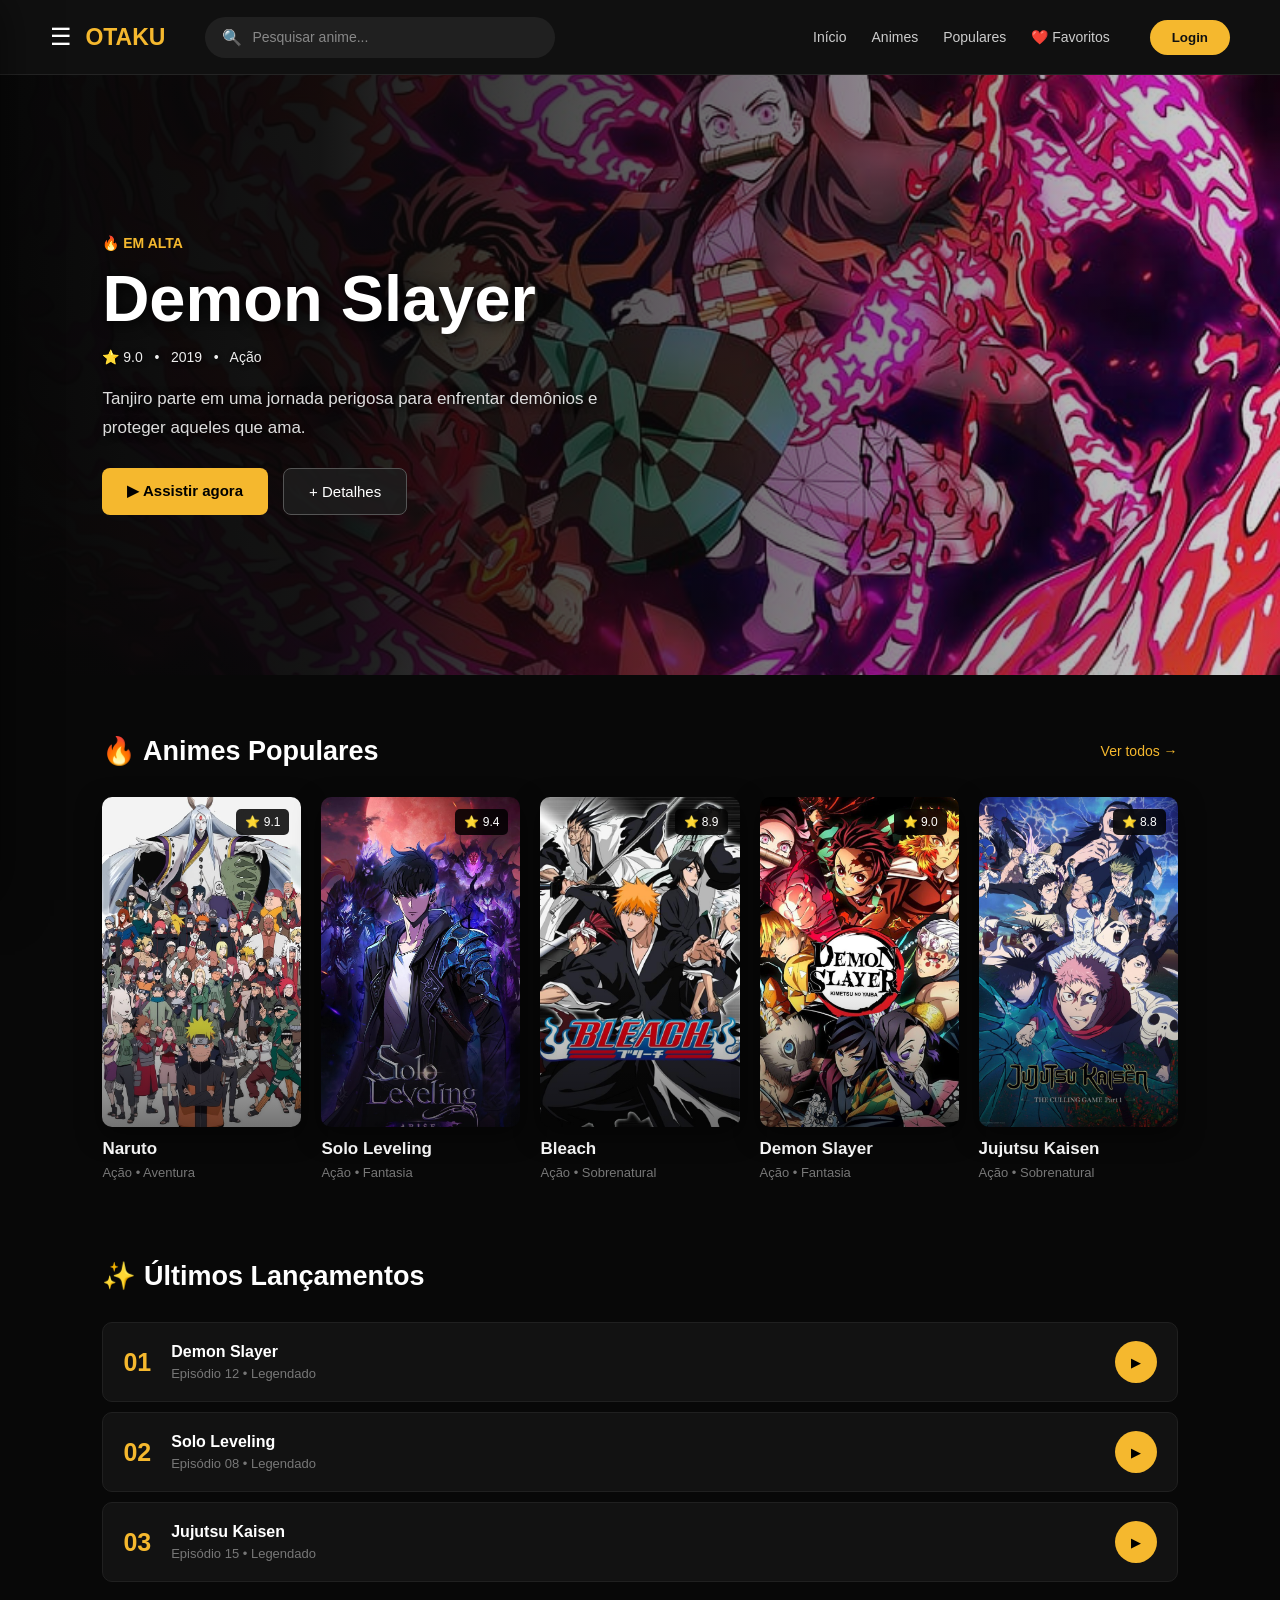
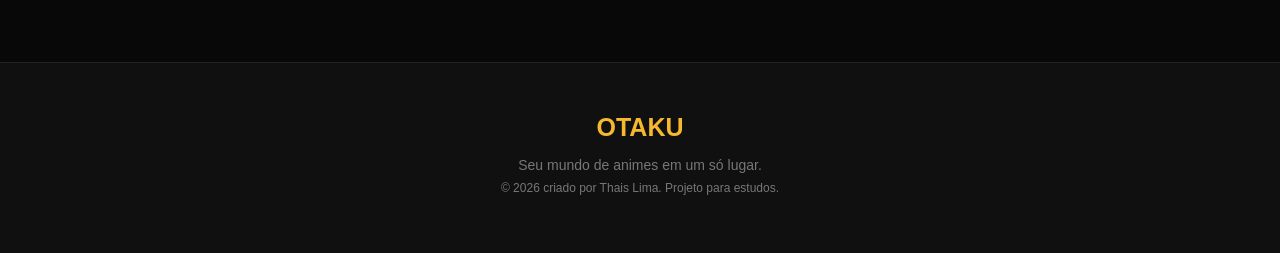
<file: index.html>
<!DOCTYPE html>
<html lang="pt-br">

<head>
    <meta charset="UTF-8">
    <meta name="viewport" content="width=device-width, initial-scale=1.0">

    <title>Otaku - Animes</title>

    <link rel="stylesheet" href="style.css">
</head>

<body>

    <!-- MENU -->

    <header class="menu">

        <div class="logo">
            <button class="botao-menu-lateral" id="abrirMenuLateral" type="button" aria-label="Abrir menu">☰</button>
            <span>OTAKU</span>
        </div>


        <div class="pesquisa">

            🔍

            <input
                type="text"
                placeholder="Pesquisar anime..."
            >

        </div>


        <nav>

            <a href="index.html">
                Início
            </a>

            <a href="#populares">
                Animes
            </a>

            <a href="#populares">
                Populares
            </a>

            <a href="favoritos.html">
                ❤️ Favoritos
            </a>

        </nav>


        <!-- ÁREA DO USUÁRIO -->

        <div class="area-usuario">

            <!-- APARECE SE NÃO ESTIVER LOGADO -->

            <button
                class="login"
                id="botaoLogin"
            >
                Login
            </button>


            <!-- APARECE QUANDO ESTIVER LOGADO -->

            <div
                class="usuario-logado"
                id="usuarioLogado"
            >

                <button
                    class="botao-usuario"
                    id="botaoUsuario"
                >

                    👤

                    <span id="nomeUsuario">
                        Usuário
                    </span>

                    ▾

                </button>


                <!-- MENU QUE ABRE -->

                <div
                    class="menu-usuario"
                    id="menuUsuario"
                >

                    <div class="menu-usuario-topo">

                        <strong id="nomeMenu">
                            Usuário
                        </strong>

                        <span id="emailMenu">
                            email@email.com
                        </span>

                    </div>


                    <a href="favoritos.html">
                        ❤️ Meus Favoritos
                    </a>


                    <button id="botaoSair">
                        🚪 Sair
                    </button>

                </div>

            </div>

        </div>

    </header>

    <!-- MENU LATERAL -->
    <div class="menu-overlay" id="menuOverlay"></div>

    <aside class="menu-lateral" id="menuLateral" aria-hidden="true">
        <div class="menu-lateral-topo">
            <div class="menu-lateral-logo">OTAKU</div>
            <button class="fechar-menu-lateral" id="fecharMenuLateral" type="button" aria-label="Fechar menu">✕</button>
        </div>

        <nav class="menu-lateral-links">
            <a href="index.html">🏠 Início</a>
            <a href="#populares">🎌 Animes</a>
            <a href="#populares">🔥 Populares</a>
            <a href="favoritos.html">❤️ Favoritos</a>
            <a href="#continueAssistindo">▶ Continue assistindo</a>
            <a href="login.html" id="linkContaLateral">👤 Login</a>
        </nav>
    </aside>


    <!-- CONTEÚDO -->

    <main>


        <!-- BANNER -->

        <section class="banner">

            <div class="banner-texto">

                <div class="em-alta">
                    🔥 EM ALTA
                </div>

                <h1>
                    Demon Slayer
                </h1>


                <div class="informacoes">

                    ⭐ 9.0
                    &nbsp; • &nbsp;
                    2019
                    &nbsp; • &nbsp;
                    Ação

                </div>


                <p>
                    Tanjiro parte em uma jornada perigosa
                    para enfrentar demônios e proteger
                    aqueles que ama.
                </p>


                <div class="botoes">

                    <button class="assistir">
                        ▶ Assistir agora
                    </button>

                    <button class="detalhes">
                        + Detalhes
                    </button>

                </div>

            </div>

        </section>
        <!-- CONTINUE ASSISTINDO -->
        <section class="continue-assistindo" id="continueAssistindo">
            <div class="titulo-secao">
                <h2>▶ Continue assistindo</h2>
            </div>
            <div class="continue-lista" id="continueLista"></div>
        </section>

        <!-- POPULARES -->

        <section
            class="populares"
            id="populares"
        >

            <div class="titulo-secao">

                <h2>
                    🔥 Animes Populares
                </h2>

                <a href="#populares">
                    Ver todos →
                </a>

            </div>


            <div class="cards">


                <!-- NARUTO -->

                <div class="card" data-anime="naruto" role="link" tabindex="0">

                    <div class="imagem-card card1">

                        <span class="nota">
                            ⭐ 9.1
                        </span>

                    </div>

                    <h3>Naruto</h3>

                    <p>
                        Ação • Aventura
                    </p>

                </div>


                <!-- SOLO LEVELING -->

                <div class="card" data-anime="solo-leveling" role="link" tabindex="0">

                    <div class="imagem-card card2">

                        <span class="nota">
                            ⭐ 9.4
                        </span>

                    </div>

                    <h3>
                        Solo Leveling
                    </h3>

                    <p>
                        Ação • Fantasia
                    </p>

                </div>


                <!-- BLEACH -->

                <div class="card" data-anime="bleach" role="link" tabindex="0">

                    <div class="imagem-card card3">

                        <span class="nota">
                            ⭐ 8.9
                        </span>

                    </div>

                    <h3>Bleach</h3>

                    <p>
                        Ação • Sobrenatural
                    </p>

                </div>


                <!-- DEMON SLAYER -->

                <div class="card" data-anime="demon-slayer" role="link" tabindex="0">

                    <div class="imagem-card card4">

                        <span class="nota">
                            ⭐ 9.0
                        </span>

                    </div>

                    <h3>
                        Demon Slayer
                    </h3>

                    <p>
                        Ação • Fantasia
                    </p>

                </div>


                <!-- JUJUTSU -->

                <div class="card" data-anime="jujutsu-kaisen" role="link" tabindex="0">

                    <div class="imagem-card card5">

                        <span class="nota">
                            ⭐ 8.8
                        </span>

                    </div>

                    <h3>
                        Jujutsu Kaisen
                    </h3>

                    <p>
                        Ação • Sobrenatural
                    </p>

                </div>

            </div>

        </section>


        <!-- LANÇAMENTOS -->

        <section class="lancamentos">

            <div class="titulo-secao">

                <h2>
                    ✨ Últimos Lançamentos
                </h2>

            </div>


            <div class="episodios">


                <div class="episodio">

                    <div class="numero">
                        01
                    </div>

                    <div>

                        <h3>
                            Demon Slayer
                        </h3>

                        <p>
                            Episódio 12 • Legendado
                        </p>

                    </div>

                    <button>▶</button>

                </div>


                <div class="episodio">

                    <div class="numero">
                        02
                    </div>

                    <div>

                        <h3>
                            Solo Leveling
                        </h3>

                        <p>
                            Episódio 08 • Legendado
                        </p>

                    </div>

                    <button>▶</button>

                </div>


                <div class="episodio">

                    <div class="numero">
                        03
                    </div>

                    <div>

                        <h3>
                            Jujutsu Kaisen
                        </h3>

                        <p>
                            Episódio 15 • Legendado
                        </p>

                    </div>

                    <button>▶</button>

                </div>

            </div>

        </section>

    </main>


    <!-- RODAPÉ -->

    <footer>

        <div class="footer-logo">
            OTAKU
        </div>

        <p>
            Seu mundo de animes em um só lugar.
        </p>

        <p class="copyright">
            © 2026 criado por Thais Lima. Projeto para estudos.
        </p>

    </footer>


    <script src="script.js"></script>

</body>

</html>
</file>
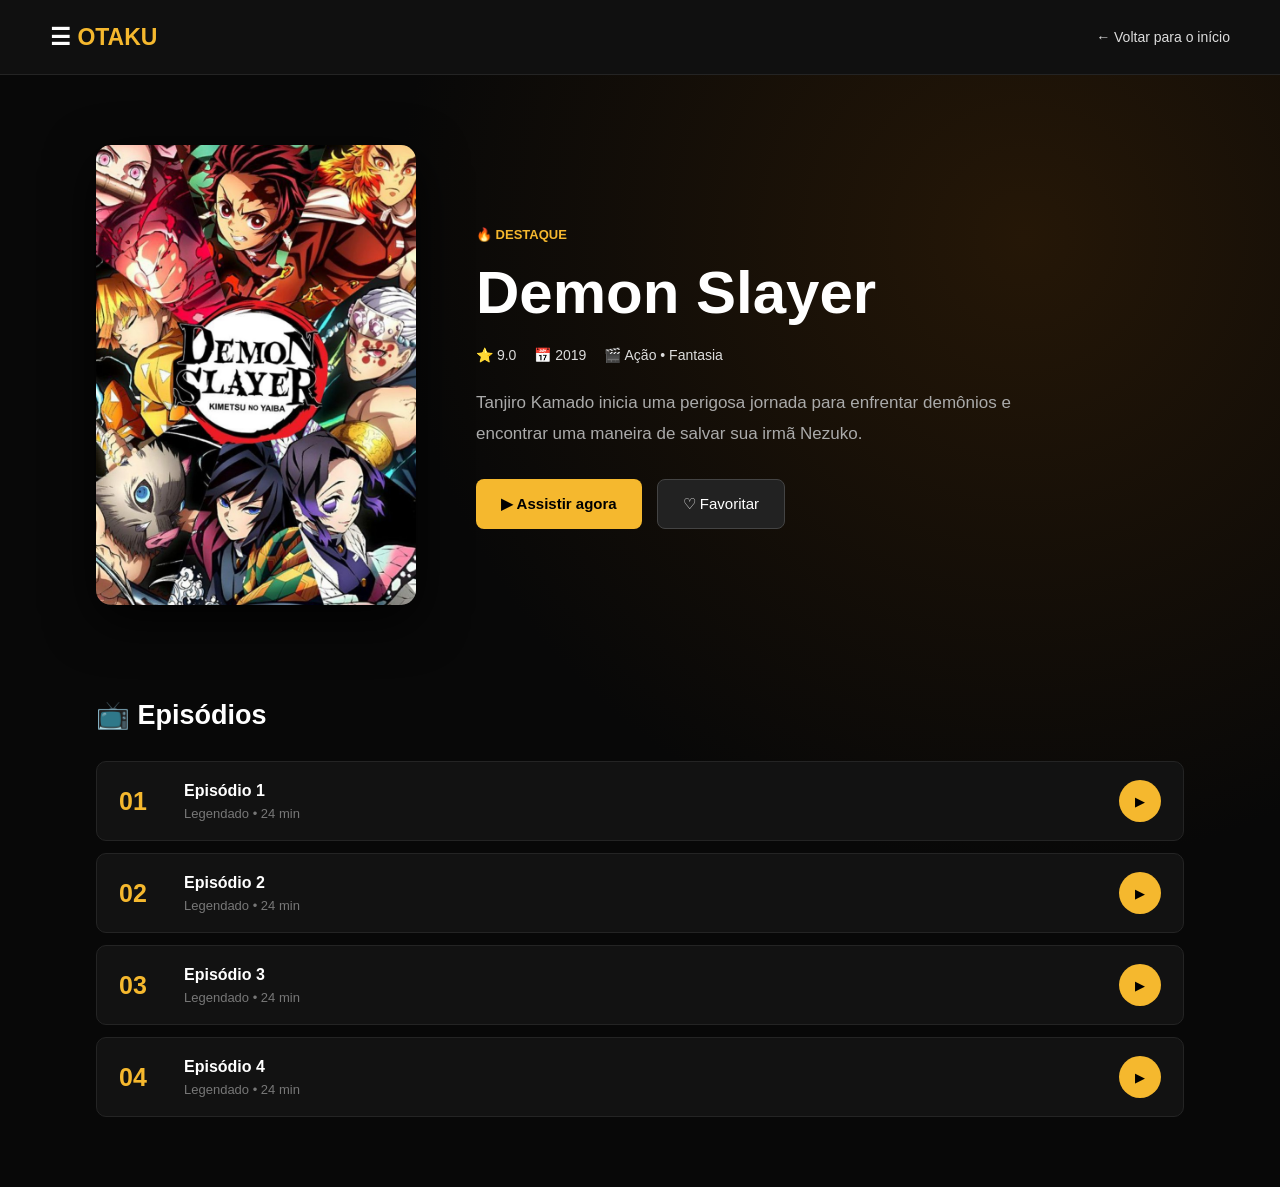
<file: anime.html>
<!DOCTYPE html>
<html lang="pt-br">

<head>
    <meta charset="UTF-8">

    <meta name="viewport"
          content="width=device-width, initial-scale=1.0">

    <title>Detalhes do Anime | Otaku</title>

    <link rel="stylesheet" href="style.css">
</head>

<body class="pagina-anime">


    <!-- MENU -->

    <header class="menu">

        <div class="logo">
            ☰ <span>OTAKU</span>
        </div>

        <div class="voltar-home">
            <a href="index.html">
                ← Voltar para o início
            </a>
        </div>

    </header>



    <!-- CONTEÚDO DO ANIME -->

    <main class="detalhes-anime">


        <section class="anime-principal">


            <!-- CAPA -->

            <div class="anime-capa">

                <img
                    id="animeImagem"
                    src="imagens/demon-slayer.jpg"
                    alt="Capa do anime"
                >

            </div>



            <!-- INFORMAÇÕES -->

            <div class="anime-info">

                <span class="anime-destaque">
                    🔥 DESTAQUE
                </span>


                <h1 id="animeNome">
                    Demon Slayer
                </h1>


                <div class="anime-dados">

                    <span id="animeNota">
                        ⭐ 9.0
                    </span>

                    <span id="animeAno">
                        📅 2019
                    </span>

                    <span id="animeGenero">
                        🎬 Ação • Fantasia
                    </span>

                </div>


                <p id="animeDescricao">

                    Tanjiro Kamado inicia uma perigosa
                    jornada depois que sua família é
                    atacada por demônios.

                </p>


                <div class="anime-botoes">

                    <button
                        class="assistir-anime"
                        id="assistirAnime"
                    >
                        ▶ Assistir agora
                    </button>


                    <button
                        class="favorito"
                        id="favorito"
                    >
                        ♡ Favoritar
                    </button>

                </div>


            </div>

        </section>



        <!-- EPISÓDIOS -->

        <section class="lista-episodios">

            <div class="titulo-secao">

                <h2>
                    📺 Episódios
                </h2>

            </div>


            <div class="episodios-anime">


                <div class="episodio-anime">

                    <div class="episodio-numero">
                        01
                    </div>

                    <div class="episodio-info">

                        <h3>
                            Episódio 1
                        </h3>

                        <p>
                            Legendado • 24 min
                        </p>

                    </div>

                    <button class="play-episodio">
                        ▶
                    </button>

                </div>



                <div class="episodio-anime">

                    <div class="episodio-numero">
                        02
                    </div>

                    <div class="episodio-info">

                        <h3>
                            Episódio 2
                        </h3>

                        <p>
                            Legendado • 24 min
                        </p>

                    </div>

                    <button class="play-episodio">
                        ▶
                    </button>

                </div>



                <div class="episodio-anime">

                    <div class="episodio-numero">
                        03
                    </div>

                    <div class="episodio-info">

                        <h3>
                            Episódio 3
                        </h3>

                        <p>
                            Legendado • 24 min
                        </p>

                    </div>

                    <button class="play-episodio">
                        ▶
                    </button>

                </div>



                <div class="episodio-anime">

                    <div class="episodio-numero">
                        04
                    </div>

                    <div class="episodio-info">

                        <h3>
                            Episódio 4
                        </h3>

                        <p>
                            Legendado • 24 min
                        </p>

                    </div>

                    <button class="play-episodio">
                        ▶
                    </button>

                </div>


            </div>

        </section>


    </main>


    <script src="anime.js"></script>

</body>

</html>
</file>
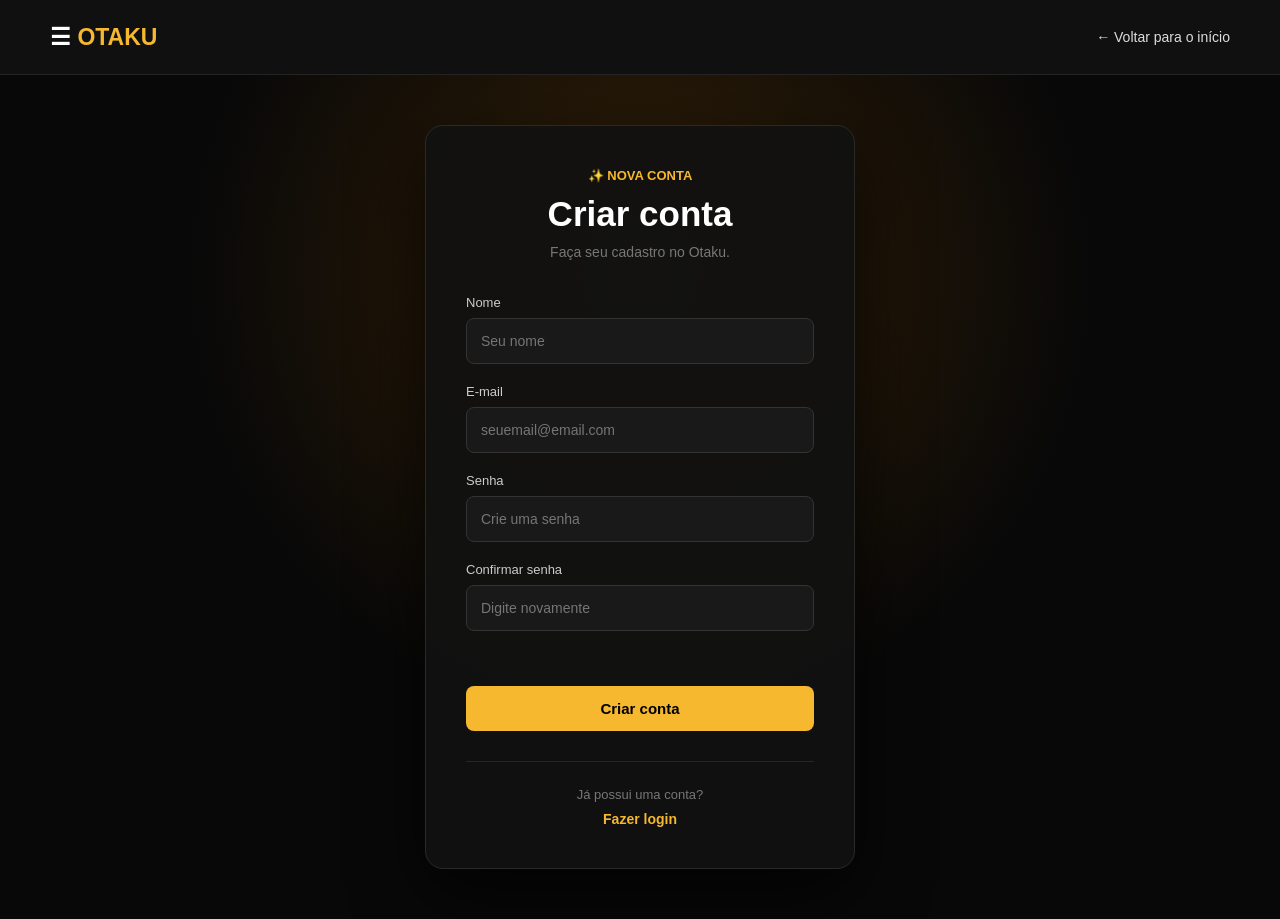
<file: cadastro.html>
<!DOCTYPE html>
<html lang="pt-br">

<head>
    <meta charset="UTF-8">
    <meta name="viewport" content="width=device-width, initial-scale=1.0">

    <title>Criar conta | Otaku</title>

    <link rel="stylesheet" href="style.css">
</head>

<body class="pagina-login">

    <header class="menu">

        <div class="logo">
            ☰ <span>OTAKU</span>
        </div>

        <div class="voltar-home">

            <a href="index.html">
                ← Voltar para o início
            </a>

        </div>

    </header>


    <main class="login-container">

        <div class="login-caixa">

            <div class="login-topo">

                <span>
                    ✨ NOVA CONTA
                </span>

                <h1>Criar conta</h1>

                <p>
                    Faça seu cadastro no Otaku.
                </p>

            </div>


            <form id="formCadastro">


                <div class="campo-login">

                    <label for="cadastroNome">
                        Nome
                    </label>

                    <input
                        type="text"
                        id="cadastroNome"
                        placeholder="Seu nome"
                        required
                    >

                </div>


                <div class="campo-login">

                    <label for="cadastroEmail">
                        E-mail
                    </label>

                    <input
                        type="email"
                        id="cadastroEmail"
                        placeholder="seuemail@email.com"
                        required
                    >

                </div>


                <div class="campo-login">

                    <label for="cadastroSenha">
                        Senha
                    </label>

                    <input
                        type="password"
                        id="cadastroSenha"
                        placeholder="Crie uma senha"
                        minlength="4"
                        required
                    >

                </div>


                <div class="campo-login">

                    <label for="confirmarSenha">
                        Confirmar senha
                    </label>

                    <input
                        type="password"
                        id="confirmarSenha"
                        placeholder="Digite novamente"
                        minlength="4"
                        required
                    >

                </div>


                <p
                    class="mensagem-login"
                    id="mensagemCadastro">
                </p>


                <button
                    type="submit"
                    class="botao-entrar"
                >
                    Criar conta
                </button>

            </form>


            <div class="ir-cadastro">

                <p>
                    Já possui uma conta?
                </p>

                <a href="login.html">
                    Fazer login
                </a>

            </div>

        </div>

    </main>


    <script src="cadastro.js"></script>

</body>

</html>
</file>
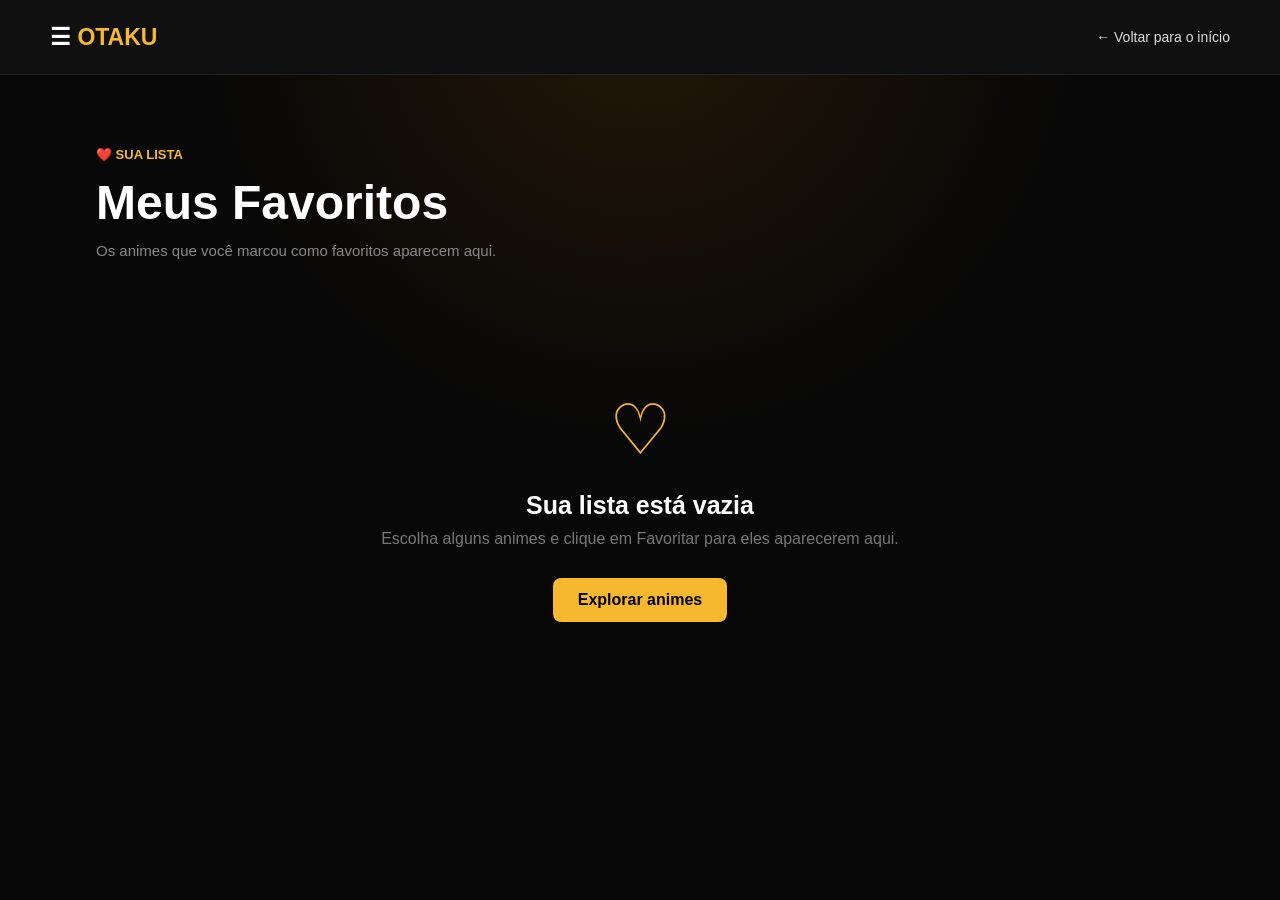
<file: favoritos.html>
<!DOCTYPE html>
<html lang="pt-br">

<head>
    <meta charset="UTF-8">

    <meta name="viewport"
          content="width=device-width, initial-scale=1.0">

    <title>Meus Favoritos | Otaku</title>

    <link rel="stylesheet" href="style.css">
</head>

<body class="pagina-favoritos">

    <!-- MENU -->

    <header class="menu">

        <div class="logo">
            ☰ <span>OTAKU</span>
        </div>

        <div class="voltar-home">

            <a href="index.html">
                ← Voltar para o início
            </a>

        </div>

    </header>


    <!-- CONTEÚDO -->

    <main class="favoritos-container">

        <div class="favoritos-cabecalho">

            <span>❤️ SUA LISTA</span>

            <h1>Meus Favoritos</h1>

            <p>
                Os animes que você marcou como favoritos
                aparecem aqui.
            </p>

        </div>


        <!-- JAVASCRIPT COLOCA OS CARDS AQUI -->

        <div
            class="favoritos-grid"
            id="listaFavoritos">
        </div>


        <!-- APARECE SE NÃO TIVER FAVORITOS -->

        <div
            class="favoritos-vazio"
            id="favoritosVazio">

            <div class="coracao-vazio">
                ♡
            </div>

            <h2>
                Sua lista está vazia
            </h2>

            <p>
                Escolha alguns animes e clique em
                Favoritar para eles aparecerem aqui.
            </p>

            <a href="index.html">
                Explorar animes
            </a>

        </div>

    </main>


    <script src="favoritos.js"></script>

</body>

</html>
</file>
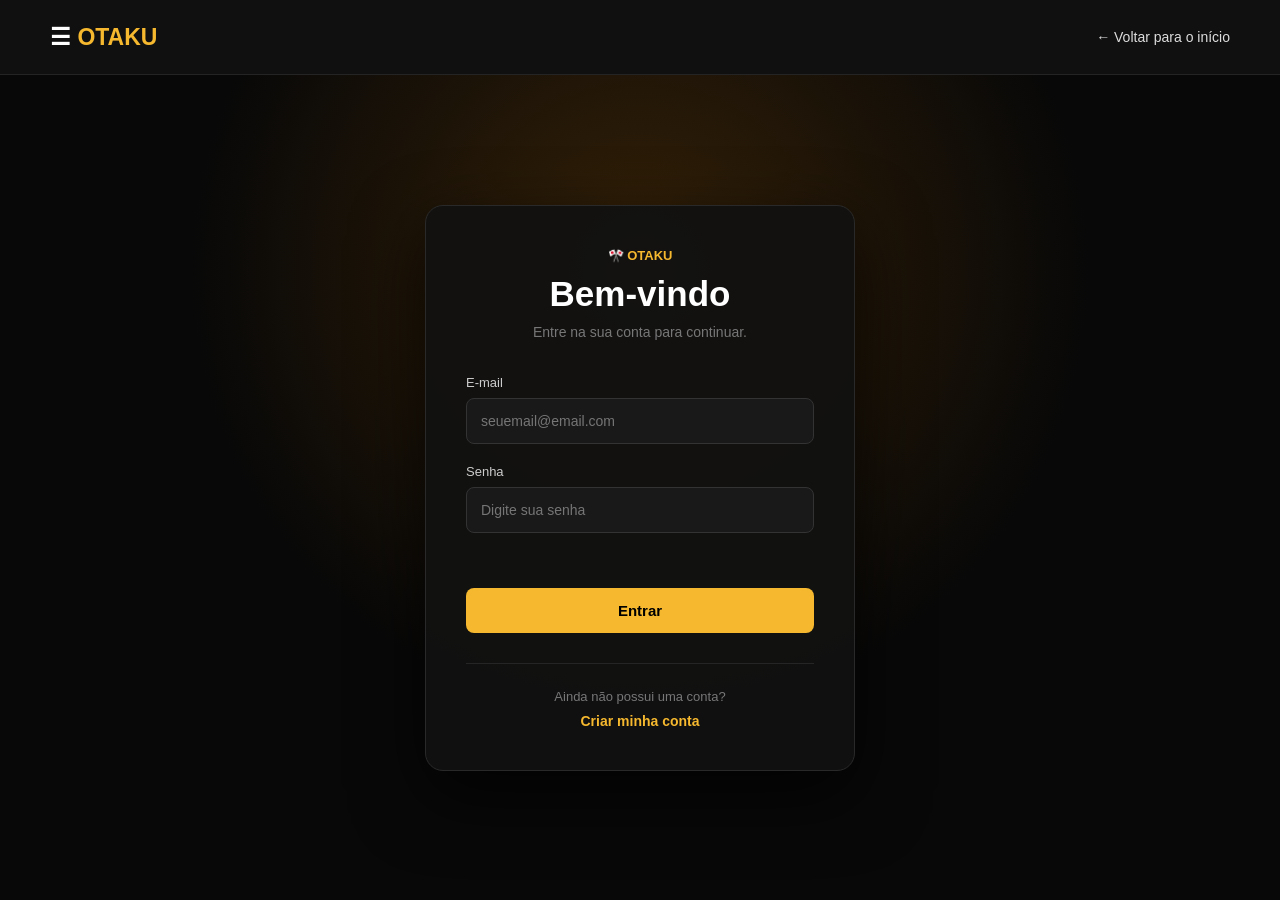
<file: login.html>
<!DOCTYPE html>
<html lang="pt-br">

<head>
    <meta charset="UTF-8">
    <meta name="viewport" content="width=device-width, initial-scale=1.0">

    <title>Entrar | Otaku</title>

    <link rel="stylesheet" href="style.css">
</head>

<body class="pagina-login">

    <header class="menu">

        <div class="logo">
            ☰ <span>OTAKU</span>
        </div>

        <div class="voltar-home">
            <a href="index.html">
                ← Voltar para o início
            </a>
        </div>

    </header>


    <main class="login-container">

        <div class="login-caixa">

            <div class="login-topo">
                <span>🎌 OTAKU</span>

                <h1>Bem-vindo</h1>

                <p>
                    Entre na sua conta para continuar.
                </p>
            </div>


            <form id="formLogin">

                <div class="campo-login">

                    <label for="loginEmail">
                        E-mail
                    </label>

                    <input
                        type="email"
                        id="loginEmail"
                        placeholder="seuemail@email.com"
                        required
                    >

                </div>


                <div class="campo-login">

                    <label for="loginSenha">
                        Senha
                    </label>

                    <input
                        type="password"
                        id="loginSenha"
                        placeholder="Digite sua senha"
                        required
                    >

                </div>


                <p
                    class="mensagem-login"
                    id="mensagemLogin">
                </p>


                <button
                    type="submit"
                    class="botao-entrar"
                >
                    Entrar
                </button>

            </form>


            <div class="ir-cadastro">

                <p>
                    Ainda não possui uma conta?
                </p>

                <a href="cadastro.html">
                    Criar minha conta
                </a>

            </div>

        </div>

    </main>


    <script src="login.js"></script>

</body>

</html>
</file>
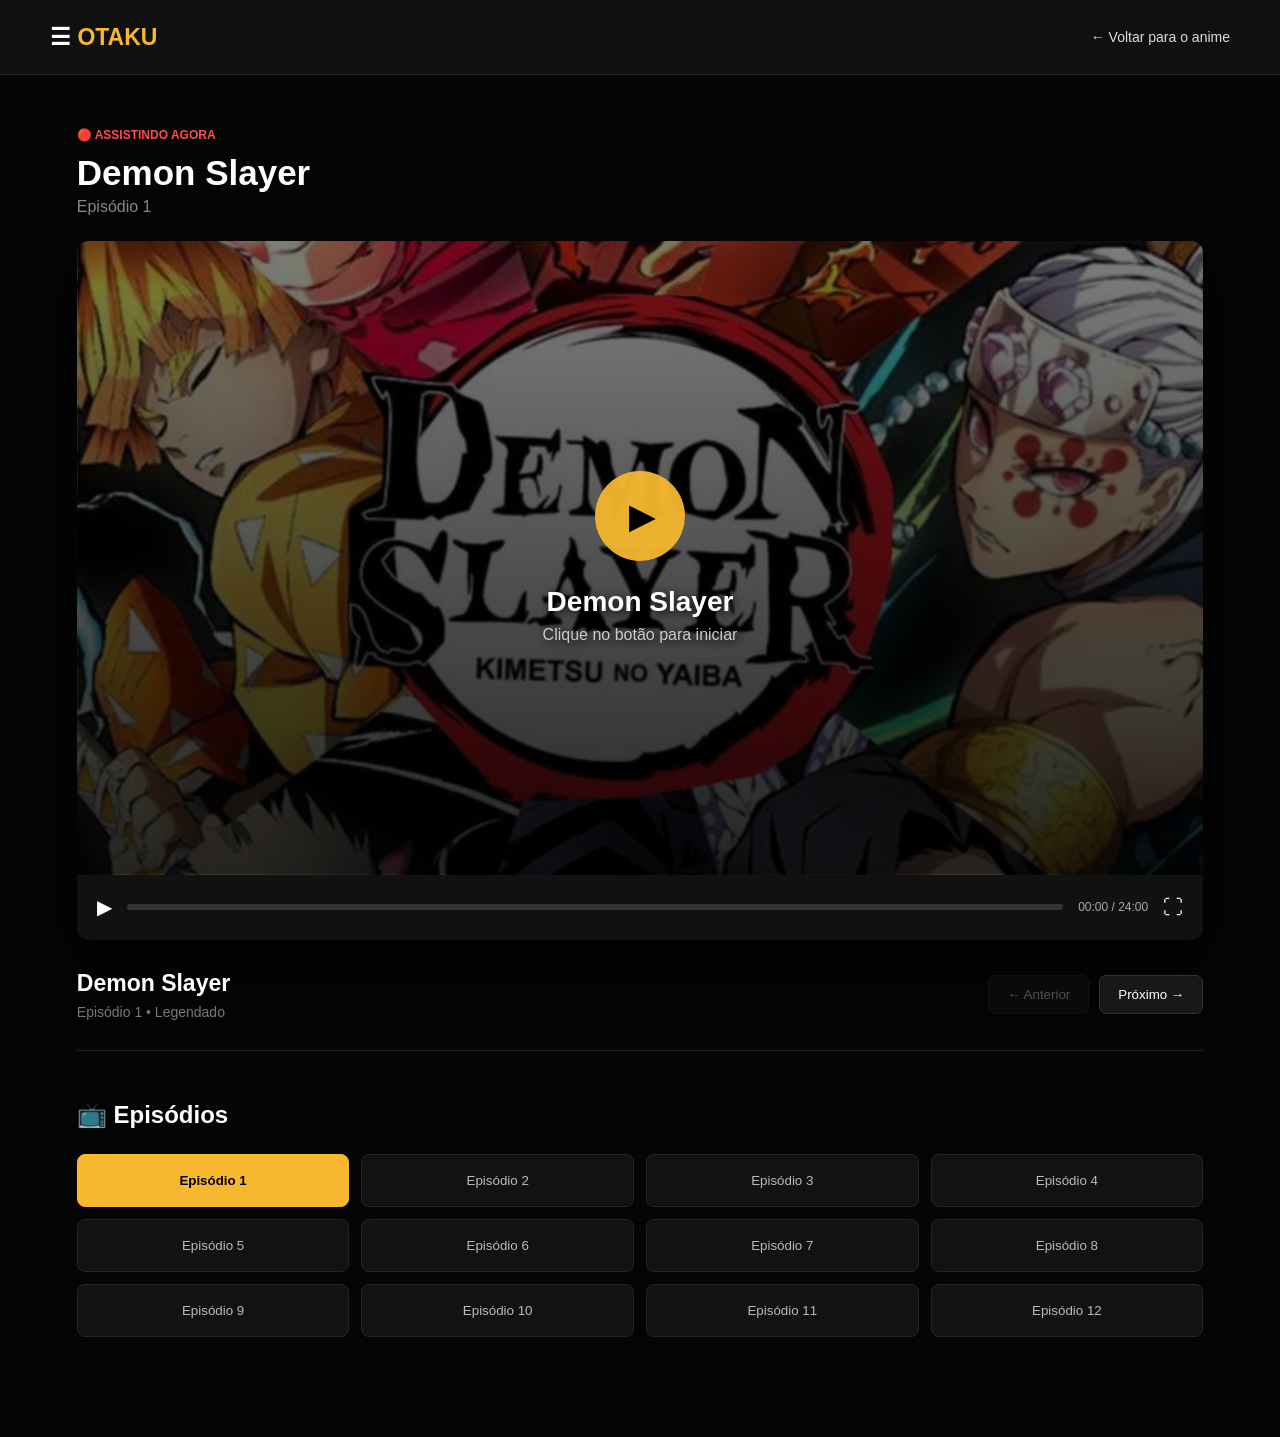
<file: player.html>
<!DOCTYPE html>
<html lang="pt-br">

<head>
    <meta charset="UTF-8">

    <meta name="viewport"
          content="width=device-width, initial-scale=1.0">

    <title>Assistindo | Otaku</title>

    <link rel="stylesheet" href="style.css">
</head>

<body class="pagina-player">

    <!-- MENU -->

    <header class="menu">

        <div class="logo">
            ☰ <span>OTAKU</span>
        </div>

        <div class="voltar-home">

            <a id="voltarAnime" href="index.html">
                ← Voltar para o anime
            </a>

        </div>

    </header>


    <!-- CONTEÚDO -->

    <main class="player-container">


        <div class="player-cabecalho">

            <span class="assistindo-agora">
                🔴 ASSISTINDO AGORA
            </span>

            <h1 id="playerNome">
                Demon Slayer
            </h1>

            <p id="playerEpisodio">
                Episódio 1
            </p>

        </div>


        <!-- PLAYER -->

        <section class="video-player">

            <div class="video-fundo">

                <div class="play-gigante"
                     id="playGigante">

                    ▶

                </div>


                <div class="video-mensagem">

                    <h2 id="videoTitulo">
                        Demon Slayer
                    </h2>

                    <p id="videoStatus">
                        Clique no botão para iniciar
                    </p>

                </div>

            </div>


            <!-- CONTROLES -->

            <div class="controles-player">

                <button id="playControle">
                    ▶
                </button>

                <div class="barra-progresso">

                    <div
                        class="progresso"
                        id="progresso">
                    </div>

                </div>

                <span id="tempoVideo">
                    00:00 / 24:00
                </span>

                <button id="telaCheia">
                    ⛶
                </button>

            </div>

        </section>


        <!-- INFORMAÇÕES -->

        <section class="player-informacoes">

            <div>

                <h2 id="tituloAbaixo">
                    Demon Slayer
                </h2>

                <p id="descricaoAbaixo">
                    Episódio 1 • Legendado
                </p>

            </div>

            <div class="player-acoes">

                <button id="episodioAnterior">
                    ← Anterior
                </button>

                <button id="proximoEpisodio">
                    Próximo →
                </button>

            </div>

        </section>


        <!-- LISTA DE EPISÓDIOS -->

        <section class="player-lista">

            <h2>📺 Episódios</h2>

            <div class="mini-episodios"
                 id="miniEpisodios">

                <!-- O JAVASCRIPT CRIA A LISTA -->

            </div>

        </section>


    </main>


    <script src="player.js"></script>

</body>

</html>
</file>
<file: style.css>
/* ==============================
   CONFIGURAÇÕES GERAIS
============================== */

* {
    margin: 0;
    padding: 0;
    box-sizing: border-box;
}

html {
    scroll-behavior: smooth;
}

body {
    background-color: #080808;
    color: white;
    font-family: Arial, Helvetica, sans-serif;
}


/* ==============================
   MENU
============================== */

.menu {
    height: 75px;
    width: 100%;
    background-color: #101010;

    display: flex;
    align-items: center;

    padding: 0 50px;
    gap: 40px;

    border-bottom: 1px solid #242424;

    position: sticky;
    top: 0;
    z-index: 100;
}

.logo {
    font-size: 23px;
    font-weight: bold;
    white-space: nowrap;
}

.logo span {
    color: #f5b82e;
}


/* PESQUISA */

.pesquisa {
    background-color: #202020;
    width: 350px;

    padding: 11px 17px;
    border-radius: 25px;

    display: flex;
    align-items: center;
    gap: 10px;
}

.pesquisa input {
    width: 100%;
    background: transparent;

    border: none;
    outline: none;

    color: white;
    font-size: 14px;
}

.pesquisa input::placeholder {
    color: #888;
}


/* LINKS */

nav {
    display: flex;
    gap: 25px;
    margin-left: auto;
}

nav a {
    color: #ccc;
    text-decoration: none;

    font-size: 14px;

    transition: 0.3s;
}

nav a:hover {
    color: #f5b82e;
}


/* LOGIN */

.login {
    background-color: #f5b82e;
    color: #111;

    border: none;
    border-radius: 20px;

    padding: 10px 22px;

    font-weight: bold;
    cursor: pointer;

    transition: 0.3s;
}

.login:hover {
    background-color: white;
}


/* ==============================
   BANNER
============================== */

.banner {
    min-height: 600px;

    display: flex;
    align-items: center;

    padding: 70px 8%;

    position: relative;

    background-image:
        linear-gradient(
            90deg,
            #080808 0%,
            rgba(8, 8, 8, 0.95) 25%,
            rgba(8, 8, 8, 0.60) 55%,
            rgba(8, 8, 8, 0.15) 100%
        ),
        url("imagens/banner.jpg");

    background-size: cover;
    background-position: center;
    background-repeat: no-repeat;
}

.banner-texto {
    max-width: 600px;

    position: relative;
    z-index: 2;
}

.em-alta {
    color: #f5b82e;

    font-size: 14px;
    font-weight: bold;

    margin-bottom: 15px;
}

.banner h1 {
    font-size: 65px;
    line-height: 1;

    margin-bottom: 18px;

    text-shadow: 2px 2px 15px black;
}

.informacoes {
    color: #eee;

    margin-bottom: 20px;

    font-size: 14px;

    text-shadow: 1px 1px 5px black;
}

.banner p {
    max-width: 520px;

    color: #ddd;

    font-size: 17px;
    line-height: 1.7;

    margin-bottom: 25px;

    text-shadow: 1px 1px 8px black;
}

.botoes {
    display: flex;
    gap: 15px;
}

.assistir {
    background-color: #f5b82e;

    border: none;
    border-radius: 8px;

    padding: 14px 25px;

    font-size: 15px;
    font-weight: bold;

    cursor: pointer;

    transition: 0.3s;
}

.detalhes {
    background-color: rgba(30, 30, 30, 0.85);

    color: white;

    border: 1px solid #555;
    border-radius: 8px;

    padding: 14px 25px;

    font-size: 15px;

    cursor: pointer;

    transition: 0.3s;
}

.assistir:hover {
    background-color: white;
    transform: scale(1.05);
}

.detalhes:hover {
    background-color: #333;
}


/* ==============================
   ANIMES POPULARES
============================== */

.populares {
    padding: 60px 8%;
}

.titulo-secao {
    display: flex;
    align-items: center;
    justify-content: space-between;

    margin-bottom: 30px;
}

.titulo-secao h2 {
    font-size: 27px;
}

.titulo-secao a {
    color: #f5b82e;

    text-decoration: none;

    font-size: 14px;
}

.cards {
    display: grid;

    grid-template-columns: repeat(5, 1fr);

    gap: 20px;
}

.card {
    cursor: pointer;

    transition: 0.3s;
}

.card:hover {
    transform: translateY(-10px);
}

.imagem-card {
    height: 330px;

    border-radius: 10px;

    position: relative;
    overflow: hidden;

    background-size: cover;
    background-position: center top;
    background-repeat: no-repeat;

    box-shadow: 0 8px 25px rgba(0, 0, 0, 0.5);

    transition: 0.3s;
}

.card:hover .imagem-card {
    box-shadow: 0 10px 30px rgba(245, 184, 46, 0.25);
}


/* ==============================
   IMAGENS DOS ANIMES
============================== */

.card1 {
    background-image:
        linear-gradient(
            0deg,
            rgba(0, 0, 0, 0.55),
            transparent 45%
        ),
        url("imagens/naruto.jpg");
}

.card2 {
    background-image:
        linear-gradient(
            0deg,
            rgba(0, 0, 0, 0.55),
            transparent 45%
        ),
        url("imagens/solo-leveling.jpg");
}

.card3 {
    background-image:
        linear-gradient(
            0deg,
            rgba(0, 0, 0, 0.55),
            transparent 45%
        ),
        url("imagens/bleach.jpg");
}

.card4 {
    background-image:
        linear-gradient(
            0deg,
            rgba(0, 0, 0, 0.55),
            transparent 45%
        ),
        url("imagens/demon-slayer.jpg");
}

.card5 {
    background-image:
        linear-gradient(
            0deg,
            rgba(0, 0, 0, 0.55),
            transparent 45%
        ),
        url("imagens/jujutsu-kaisen.jpg");
}


/* NOTA */

.nota {
    position: absolute;

    top: 12px;
    right: 12px;

    background-color: rgba(0, 0, 0, 0.85);

    padding: 6px 9px;

    border-radius: 5px;

    font-size: 12px;

    backdrop-filter: blur(5px);
}


/* TEXTO DOS CARDS */

.card h3 {
    margin-top: 12px;

    font-size: 17px;
}

.card p {
    color: #777;

    margin-top: 6px;

    font-size: 13px;
}


/* ==============================
   LANÇAMENTOS
============================== */

.lancamentos {
    padding: 20px 8% 80px;
}

.episodios {
    display: flex;
    flex-direction: column;

    gap: 10px;
}

.episodio {
    background-color: #121212;

    border: 1px solid #202020;

    padding: 18px 20px;

    border-radius: 10px;

    display: flex;
    align-items: center;

    gap: 20px;

    transition: 0.3s;
}

.episodio:hover {
    background-color: #191919;

    border-color: #f5b82e;

    transform: translateX(5px);
}

.numero {
    color: #f5b82e;

    font-size: 25px;
    font-weight: bold;
}

.episodio h3 {
    font-size: 16px;

    margin-bottom: 5px;
}

.episodio p {
    color: #777;

    font-size: 13px;
}

.episodio button {
    margin-left: auto;

    width: 42px;
    height: 42px;

    border-radius: 50%;

    border: none;

    background-color: #f5b82e;

    cursor: pointer;

    transition: 0.3s;
}

.episodio button:hover {
    background-color: white;

    transform: scale(1.1);
}


/* ==============================
   RODAPÉ
============================== */

footer {
    background-color: #101010;

    border-top: 1px solid #222;

    text-align: center;

    padding: 50px 20px;
}

.footer-logo {
    color: #f5b82e;

    font-size: 25px;
    font-weight: bold;

    margin-bottom: 15px;
}

footer p {
    color: #777;

    font-size: 14px;

    margin: 8px;
}

.copyright {
    font-size: 12px;
}


/* ==============================
   TABLET
============================== */

@media (max-width: 1000px) {

    nav {
        display: none;
    }

    .menu {
        padding: 0 20px;
    }

    .pesquisa {
        width: 100%;
    }

    .banner {
        min-height: 550px;

        padding: 50px 30px;

        background-position: 65% center;
    }

    .banner h1 {
        font-size: 45px;
    }

    .cards {
        grid-template-columns: repeat(2, 1fr);
    }

}


/* ==============================
   CELULAR
============================== */

@media (max-width: 550px) {

    .menu {
        gap: 15px;
    }

    .login {
        display: none;
    }

    .logo {
        font-size: 18px;
    }

    .pesquisa {
        padding: 9px 12px;
    }

    .banner {
        min-height: 520px;

        padding: 40px 25px;

        background-position: 65% center;
    }

    .banner h1 {
        font-size: 38px;
    }

    .banner p {
        font-size: 15px;
    }

    .botoes {
        flex-direction: column;

        align-items: flex-start;
    }

    .cards {
        grid-template-columns: 1fr;
    }

    .imagem-card {
        height: 500px;
    }

}

/* ==========================================
   PÁGINA DE DETALHES DO ANIME
========================================== */

.pagina-anime {
    min-height: 100vh;

    background:
        radial-gradient(
            circle at 80% 20%,
            #251707,
            #080808 45%
        );
}


/* VOLTAR */

.voltar-home {
    margin-left: auto;
}

.voltar-home a {
    color: #ddd;

    text-decoration: none;

    font-size: 14px;

    transition: 0.3s;
}

.voltar-home a:hover {
    color: #f5b82e;
}


/* CONTEÚDO */

.detalhes-anime {
    width: 85%;

    max-width: 1200px;

    margin: auto;

    padding: 70px 0;
}


.anime-principal {
    display: flex;

    align-items: center;

    gap: 60px;
}


/* CAPA */

.anime-capa {
    width: 320px;

    min-width: 320px;
}


.anime-capa img {
    width: 100%;

    height: 460px;

    object-fit: cover;

    border-radius: 15px;

    box-shadow:
        0 15px 50px
        rgba(0, 0, 0, 0.8);
}


/* INFORMAÇÕES */

.anime-info {
    max-width: 650px;
}


.anime-destaque {
    color: #f5b82e;

    font-size: 13px;

    font-weight: bold;
}


.anime-info h1 {
    font-size: 60px;

    margin: 15px 0 20px;
}


.anime-dados {
    display: flex;

    flex-wrap: wrap;

    gap: 18px;

    color: #ddd;

    font-size: 14px;

    margin-bottom: 25px;
}


.anime-info > p {
    color: #aaa;

    font-size: 17px;

    line-height: 1.8;

    max-width: 600px;
}


/* BOTÕES */

.anime-botoes {
    display: flex;

    gap: 15px;

    margin-top: 30px;
}


.assistir-anime {
    background-color: #f5b82e;

    color: black;

    border: none;

    border-radius: 8px;

    padding: 15px 25px;

    font-size: 15px;

    font-weight: bold;

    cursor: pointer;
}


.favorito {
    background-color: #222;

    color: white;

    border: 1px solid #444;

    border-radius: 8px;

    padding: 15px 25px;

    font-size: 15px;

    cursor: pointer;
}


.favorito.favoritado {
    background-color: #f5b82e;

    color: black;

    border-color: #f5b82e;
}


/* LISTA DE EPISÓDIOS */

.lista-episodios {
    margin-top: 90px;
}


.episodios-anime {
    display: flex;

    flex-direction: column;

    gap: 12px;
}


.episodio-anime {
    background-color: #121212;

    border: 1px solid #242424;

    border-radius: 10px;

    padding: 18px 22px;

    display: flex;

    align-items: center;

    gap: 20px;

    cursor: pointer;

    transition: 0.3s;
}


.episodio-anime:hover {
    border-color: #f5b82e;

    background-color: #181818;

    transform: translateX(5px);
}


.episodio-numero {
    color: #f5b82e;

    font-size: 25px;

    font-weight: bold;

    width: 45px;
}


.episodio-info h3 {
    font-size: 16px;

    margin-bottom: 6px;
}


.episodio-info p {
    color: #777;

    font-size: 13px;
}


.play-episodio {
    margin-left: auto;

    width: 42px;

    height: 42px;

    border: none;

    border-radius: 50%;

    background-color: #f5b82e;

    cursor: pointer;
}


/* CELULAR */

@media (max-width: 750px) {

    .detalhes-anime {
        width: 90%;

        padding-top: 40px;
    }


    .anime-principal {
        flex-direction: column;

        align-items: flex-start;

        gap: 35px;
    }


    .anime-capa {
        width: 250px;

        min-width: 250px;

        margin: auto;
    }


    .anime-capa img {
        height: 370px;
    }


    .anime-info h1 {
        font-size: 42px;
    }


    .anime-botoes {
        flex-direction: column;
    }

}
/* ==========================================
   PLAYER
========================================== */

.pagina-player {
    background-color: #050505;
    min-height: 100vh;
}


.player-container {
    width: 88%;

    max-width: 1250px;

    margin: auto;

    padding: 50px 0 100px;
}


/* CABEÇALHO */

.player-cabecalho {
    margin-bottom: 25px;
}


.assistindo-agora {
    color: #ff4d4d;

    font-size: 12px;

    font-weight: bold;
}


.player-cabecalho h1 {
    font-size: 35px;

    margin: 10px 0 5px;
}


.player-cabecalho p {
    color: #888;
}


/* PLAYER */

.video-player {
    width: 100%;

    background-color: black;

    border-radius: 12px;

    overflow: hidden;

    box-shadow:
        0 20px 60px
        rgba(0, 0, 0, 0.8);
}


.video-fundo {
    width: 100%;

    aspect-ratio: 16 / 9;

    min-height: 450px;

    background-size: cover;

    background-position: center;

    display: flex;

    flex-direction: column;

    justify-content: center;

    align-items: center;

    position: relative;
}


.play-gigante {
    width: 90px;

    height: 90px;

    background-color:
        rgba(245, 184, 46, 0.95);

    color: black;

    border-radius: 50%;

    display: flex;

    align-items: center;

    justify-content: center;

    font-size: 35px;

    padding-left: 5px;

    cursor: pointer;

    transition: 0.3s;
}


.play-gigante:hover {
    transform: scale(1.12);

    background-color: white;
}


.video-mensagem {
    text-align: center;

    margin-top: 25px;

    text-shadow:
        2px 2px 10px black;
}


.video-mensagem h2 {
    font-size: 28px;
}


.video-mensagem p {
    color: #ccc;

    margin-top: 8px;
}


/* CONTROLES */

.controles-player {
    min-height: 65px;

    background-color: #111;

    display: flex;

    align-items: center;

    gap: 15px;

    padding: 0 20px;
}


.controles-player button {
    background: none;

    color: white;

    border: none;

    font-size: 20px;

    cursor: pointer;
}


.barra-progresso {
    flex: 1;

    height: 6px;

    background-color: #333;

    border-radius: 10px;

    overflow: hidden;
}


.progresso {
    width: 0%;

    height: 100%;

    background-color: #f5b82e;

    transition: width 0.5s linear;
}


#tempoVideo {
    color: #aaa;

    font-size: 12px;

    white-space: nowrap;
}


/* INFORMAÇÕES */

.player-informacoes {
    display: flex;

    align-items: center;

    justify-content: space-between;

    gap: 20px;

    padding: 30px 0;

    border-bottom:
        1px solid #222;
}


.player-informacoes h2 {
    font-size: 23px;

    margin-bottom: 7px;
}


.player-informacoes p {
    color: #777;

    font-size: 14px;
}


.player-acoes {
    display: flex;

    gap: 10px;
}


.player-acoes button {
    background-color: #181818;

    color: white;

    border: 1px solid #333;

    border-radius: 7px;

    padding: 11px 18px;

    cursor: pointer;

    transition: 0.3s;
}


.player-acoes button:hover:not(:disabled) {
    border-color: #f5b82e;

    color: #f5b82e;
}


.player-acoes button:disabled {
    opacity: 0.3;

    cursor: not-allowed;
}


/* LISTA */

.player-lista {
    margin-top: 50px;
}


.player-lista h2 {
    margin-bottom: 25px;
}


.mini-episodios {
    display: grid;

    grid-template-columns:
        repeat(4, 1fr);

    gap: 12px;
}


.mini-episodios button {
    background-color: #121212;

    color: #bbb;

    border: 1px solid #252525;

    border-radius: 8px;

    padding: 18px;

    cursor: pointer;

    transition: 0.3s;
}


.mini-episodios button:hover {
    border-color: #f5b82e;

    color: white;

    transform: translateY(-3px);
}


.mini-episodios
.episodio-ativo {
    background-color: #f5b82e;

    color: black;

    border-color: #f5b82e;

    font-weight: bold;
}


/* RESPONSIVO */

@media (max-width: 750px) {

    .player-container {
        width: 92%;

        padding-top: 30px;
    }


    .video-fundo {
        min-height: 250px;
    }


    .play-gigante {
        width: 65px;

        height: 65px;

        font-size: 25px;
    }


    .player-informacoes {
        flex-direction: column;

        align-items: flex-start;
    }


    .mini-episodios {
        grid-template-columns:
            repeat(2, 1fr);
    }

}
/* ==========================================
   PÁGINA DE FAVORITOS
========================================== */

.pagina-favoritos {
    min-height: 100vh;

    background:
        radial-gradient(
            circle at 50% 0%,
            #241707,
            #080808 40%
        );
}


.favoritos-container {
    width: 85%;

    max-width: 1200px;

    margin: auto;

    padding: 70px 0 100px;
}


/* CABEÇALHO */

.favoritos-cabecalho {
    margin-bottom: 50px;
}


.favoritos-cabecalho span {
    color: #f5b82e;

    font-size: 13px;

    font-weight: bold;
}


.favoritos-cabecalho h1 {
    font-size: 48px;

    margin: 12px 0;
}


.favoritos-cabecalho p {
    color: #888;

    font-size: 15px;
}


/* GRID */

.favoritos-grid {
    display: grid;

    grid-template-columns:
        repeat(3, 1fr);

    gap: 25px;
}


/* CARD */

.favorito-card {
    background-color: #111;

    border: 1px solid #242424;

    border-radius: 14px;

    overflow: hidden;

    transition: 0.3s;
}


.favorito-card:hover {
    transform: translateY(-7px);

    border-color: #f5b82e;

    box-shadow:
        0 15px 40px
        rgba(0, 0, 0, 0.6);
}


/* IMAGEM */

.favorito-imagem {
    height: 370px;

    position: relative;

    overflow: hidden;
}


.favorito-imagem img {
    width: 100%;

    height: 100%;

    object-fit: cover;

    object-position: top;
}


.favorito-imagem span {
    position: absolute;

    top: 15px;

    right: 15px;

    background-color:
        rgba(0, 0, 0, 0.85);

    padding: 7px 10px;

    border-radius: 6px;

    font-size: 12px;
}


/* INFORMAÇÕES */

.favorito-info {
    padding: 20px;
}


.favorito-info h2 {
    font-size: 21px;

    margin-bottom: 7px;
}


.favorito-info p {
    color: #777;

    font-size: 13px;

    margin-bottom: 20px;
}


/* BOTÕES */

.favorito-botoes {
    display: flex;

    gap: 10px;
}


.abrir-anime {
    flex: 1;

    background-color: #f5b82e;

    color: black;

    border: none;

    border-radius: 7px;

    padding: 11px;

    font-weight: bold;

    cursor: pointer;
}


.remover-favorito {
    background-color: #1e1e1e;

    color: #ddd;

    border: 1px solid #333;

    border-radius: 7px;

    padding: 11px;

    cursor: pointer;
}


.abrir-anime:hover {
    background-color: white;
}


.remover-favorito:hover {
    color: #ff6767;

    border-color: #ff6767;
}


/* LISTA VAZIA */

.favoritos-vazio {
    display: none;

    text-align: center;

    padding: 80px 20px;
}


.coracao-vazio {
    color: #f5b82e;

    font-size: 70px;

    margin-bottom: 20px;
}


.favoritos-vazio h2 {
    font-size: 25px;

    margin-bottom: 10px;
}


.favoritos-vazio p {
    color: #777;

    margin-bottom: 30px;
}


.favoritos-vazio a {
    display: inline-block;

    background-color: #f5b82e;

    color: black;

    text-decoration: none;

    font-weight: bold;

    padding: 13px 25px;

    border-radius: 8px;
}


/* RESPONSIVO */

@media (max-width: 900px) {

    .favoritos-grid {
        grid-template-columns:
            repeat(2, 1fr);
    }

}


@media (max-width: 550px) {

    .favoritos-container {
        width: 90%;

        padding-top: 40px;
    }


    .favoritos-cabecalho h1 {
        font-size: 36px;
    }


    .favoritos-grid {
        grid-template-columns: 1fr;
    }

}
/* ==========================================
   LOGIN E CADASTRO
========================================== */

.pagina-login {
    min-height: 100vh;

    background:
        radial-gradient(
            circle at 50% 30%,
            #352107,
            #080808 50%
        );
}


.login-container {
    min-height: calc(100vh - 75px);

    display: flex;

    justify-content: center;

    align-items: center;

    padding: 50px 20px;
}


.login-caixa {
    width: 100%;

    max-width: 430px;

    background:
        rgba(17, 17, 17, 0.95);

    border: 1px solid #292929;

    border-radius: 18px;

    padding: 40px;

    box-shadow:
        0 25px 70px
        rgba(0, 0, 0, 0.7);
}


.login-topo {
    text-align: center;

    margin-bottom: 35px;
}


.login-topo span {
    color: #f5b82e;

    font-size: 13px;

    font-weight: bold;
}


.login-topo h1 {
    font-size: 35px;

    margin: 10px 0;
}


.login-topo p {
    color: #777;

    font-size: 14px;
}


/* CAMPOS */

.campo-login {
    margin-bottom: 20px;
}


.campo-login label {
    display: block;

    color: #ccc;

    font-size: 13px;

    margin-bottom: 8px;
}


.campo-login input {
    width: 100%;

    background-color: #191919;

    color: white;

    border: 1px solid #333;

    border-radius: 8px;

    outline: none;

    padding: 14px;

    font-size: 14px;

    transition: 0.3s;
}


.campo-login input:focus {
    border-color: #f5b82e;

    box-shadow:
        0 0 0 3px
        rgba(245, 184, 46, 0.08);
}


/* BOTÃO */

.botao-entrar {
    width: 100%;

    background-color: #f5b82e;

    color: black;

    border: none;

    border-radius: 8px;

    padding: 14px;

    margin-top: 5px;

    font-size: 15px;

    font-weight: bold;

    cursor: pointer;

    transition: 0.3s;
}


.botao-entrar:hover {
    background-color: white;

    transform: translateY(-2px);
}


/* MENSAGENS */

.mensagem-login {
    min-height: 20px;

    font-size: 13px;

    text-align: center;

    margin-bottom: 10px;
}


.mensagem-login.erro {
    color: #ff6868;
}


.mensagem-login.sucesso {
    color: #70db8c;
}


/* CADASTRO */

.ir-cadastro {
    text-align: center;

    margin-top: 30px;

    padding-top: 25px;

    border-top: 1px solid #252525;
}


.ir-cadastro p {
    color: #777;

    font-size: 13px;

    margin-bottom: 8px;
}


.ir-cadastro a {
    color: #f5b82e;

    text-decoration: none;

    font-size: 14px;

    font-weight: bold;
}


.ir-cadastro a:hover {
    color: white;
}
/* ==========================================
   MENU DO USUÁRIO
========================================== */

.area-usuario {
    position: relative;

    flex-shrink: 0;
}


.usuario-logado {
    display: none;

    position: relative;
}


.botao-usuario {
    background-color: #181818;

    color: white;

    border: 1px solid #333;

    border-radius: 22px;

    padding: 10px 16px;

    cursor: pointer;

    font-size: 13px;

    transition: 0.3s;
}


.botao-usuario:hover {
    border-color: #f5b82e;

    color: #f5b82e;
}


/* CAIXINHA DO PERFIL */

.menu-usuario {
    display: none;

    position: absolute;

    top: 52px;

    right: 0;

    width: 230px;

    background-color: #151515;

    border: 1px solid #303030;

    border-radius: 10px;

    overflow: hidden;

    box-shadow:
        0 15px 40px
        rgba(0, 0, 0, 0.8);

    z-index: 500;
}


.menu-usuario.aberto {
    display: block;
}


/* NOME E EMAIL */

.menu-usuario-topo {
    padding: 17px;

    border-bottom:
        1px solid #292929;
}


.menu-usuario-topo strong {
    display: block;

    color: white;

    font-size: 14px;

    margin-bottom: 5px;
}


.menu-usuario-topo span {
    display: block;

    color: #777;

    font-size: 11px;

    overflow: hidden;

    text-overflow: ellipsis;

    white-space: nowrap;
}


/* LINKS */

.menu-usuario a,
.menu-usuario button {
    width: 100%;

    display: block;

    background: none;

    color: #ccc;

    border: none;

    text-align: left;

    text-decoration: none;

    padding: 14px 17px;

    font-size: 13px;

    cursor: pointer;

    transition: 0.2s;
}


.menu-usuario a:hover {
    background-color: #202020;

    color: #f5b82e;
}


.menu-usuario button:hover {
    background-color: #202020;

    color: #ff6767;
}
/* ==========================================
   CONTINUE ASSISTINDO
========================================== */

.continue-assistindo {
    display: none;

    padding: 55px 8% 20px;
}


.continue-card {
    min-height: 260px;

    background-color: #111;

    border: 1px solid #252525;

    border-radius: 15px;

    overflow: hidden;

    display: flex;

    position: relative;

    box-shadow:
        0 15px 40px
        rgba(0, 0, 0, 0.45);

    transition: 0.3s;
}


.continue-card:hover {
    border-color: #f5b82e;

    transform: translateY(-3px);
}


/* IMAGEM */

.continue-imagem {
    width: 45%;

    min-height: 260px;

    background-size: cover;

    background-position: center;

    background-repeat: no-repeat;
}


/* INFORMAÇÕES */

.continue-info {
    flex: 1;

    padding: 40px;

    display: flex;

    flex-direction: column;

    justify-content: center;

    align-items: flex-start;
}


.continue-info span {
    color: #f5b82e;

    font-size: 11px;

    font-weight: bold;

    letter-spacing: 1px;

    margin-bottom: 10px;
}


.continue-info h2 {
    font-size: 30px;

    margin-bottom: 8px;
}


.continue-info p {
    color: #888;

    margin-bottom: 22px;
}


.continue-info button {
    background-color: #f5b82e;

    color: black;

    border: none;

    border-radius: 8px;

    padding: 13px 20px;

    font-weight: bold;

    cursor: pointer;

    transition: 0.3s;
}


.continue-info button:hover {
    background-color: white;

    transform: scale(1.03);
}


/* X PARA REMOVER */

.remover-historico {
    position: absolute;

    top: 15px;

    right: 15px;

    width: 35px;

    height: 35px;

    border-radius: 50%;

    border: 1px solid #444;

    background-color:
        rgba(0, 0, 0, 0.75);

    color: #aaa;

    cursor: pointer;

    transition: 0.3s;
}


.remover-historico:hover {
    color: white;

    border-color: #ff6767;

    background-color: #a32929;
}


/* CELULAR */

@media (max-width: 700px) {

    .continue-card {
        flex-direction: column;
    }


    .continue-imagem {
        width: 100%;

        min-height: 230px;
    }


    .continue-info {
        padding: 25px;
    }


    .continue-info h2 {
        font-size: 25px;
    }

}

/* ==========================================
   CONTINUE ASSISTINDO - LISTA DE ANIMES
========================================== */
.continue-lista {
    display: grid;
    grid-template-columns: repeat(auto-fit, minmax(230px, 1fr));
    gap: 20px;
}

.continue-lista .continue-card {
    min-height: 0;
    display: block;
}

.continue-lista .continue-imagem {
    width: 100%;
    min-height: 280px;
    position: relative;
}

.continue-lista .continue-info {
    padding: 20px;
}

.continue-lista .continue-info h3 {
    font-size: 21px;
    margin-bottom: 8px;
}

.continue-lista .continue-info p {
    margin-bottom: 16px;
}

.continue-lista .continue-info button {
    width: 100%;
}

@media (max-width: 700px) {
    .continue-lista {
        grid-template-columns: repeat(auto-fit, minmax(180px, 1fr));
    }

    .continue-lista .continue-card {
        display: block;
    }

    .continue-lista .continue-imagem {
        min-height: 250px;
    }
}

/* ==========================================
   CORREÇÃO FINAL - RESPONSIVIDADE CELULAR
========================================== */
html,
body {
    width: 100%;
    max-width: 100%;
    overflow-x: hidden;
}

main,
section {
    max-width: 100%;
}

@media (max-width: 700px) {
    .menu {
        width: 100%;
        padding: 0 18px;
        gap: 12px;
    }

    /* No celular, libera espaço para a logo e o menu do usuário. */
    .pesquisa {
        display: none;
    }

    .area-usuario {
        margin-left: auto;
        min-width: 0;
    }

    .botao-usuario {
        max-width: 150px;
        overflow: hidden;
        text-overflow: ellipsis;
        white-space: nowrap;
    }

    .continue-assistindo,
    .populares,
    .lancamentos {
        width: 100%;
        padding-left: 18px;
        padding-right: 18px;
        margin-left: 0;
        margin-right: 0;
    }

    .continue-lista {
        width: 100%;
        grid-template-columns: 1fr;
        gap: 18px;
    }

    .continue-lista .continue-card {
        width: 100%;
        min-width: 0;
        margin: 0;
    }

    .continue-lista .continue-imagem {
        width: 100%;
        min-height: 230px;
    }

    .continue-lista .continue-info {
        width: 100%;
        padding: 20px;
    }

    .titulo-secao {
        width: 100%;
        min-width: 0;
    }
}


/* ==========================================
   MENU LATERAL - BOTÃO ☰
========================================== */
.botao-menu-lateral {
    border: 0;
    background: transparent;
    color: white;
    font-size: 24px;
    line-height: 1;
    cursor: pointer;
    padding: 5px 7px 5px 0;
    transition: 0.2s;
}

.botao-menu-lateral:hover {
    color: #f5b82e;
}

.menu-overlay {
    position: fixed;
    inset: 0;
    background: rgba(0, 0, 0, 0.72);
    opacity: 0;
    visibility: hidden;
    transition: 0.3s;
    z-index: 998;
}

.menu-overlay.aberto {
    opacity: 1;
    visibility: visible;
}

.menu-lateral {
    position: fixed;
    top: 0;
    left: 0;
    width: min(320px, 86vw);
    height: 100vh;
    background: #101010;
    border-right: 1px solid #2b2b2b;
    box-shadow: 15px 0 45px rgba(0, 0, 0, 0.55);
    transform: translateX(-105%);
    transition: transform 0.3s ease;
    z-index: 999;
    padding: 22px 18px;
}

.menu-lateral.aberto {
    transform: translateX(0);
}

.menu-lateral-topo {
    display: flex;
    align-items: center;
    justify-content: space-between;
    padding: 5px 4px 22px;
    border-bottom: 1px solid #292929;
}

.menu-lateral-logo {
    color: #f5b82e;
    font-size: 24px;
    font-weight: 800;
}

.fechar-menu-lateral {
    width: 38px;
    height: 38px;
    border: 1px solid #333;
    border-radius: 50%;
    background: #181818;
    color: #bbb;
    cursor: pointer;
    font-size: 17px;
}

.fechar-menu-lateral:hover {
    color: white;
    border-color: #f5b82e;
}

.menu-lateral-links {
    display: flex;
    flex-direction: column;
    gap: 7px;
    padding-top: 20px;
}

.menu-lateral-links a {
    display: block;
    color: #ddd;
    text-decoration: none;
    padding: 14px 13px;
    border-radius: 8px;
    transition: 0.2s;
}

.menu-lateral-links a:hover {
    color: #f5b82e;
    background: #1c1c1c;
}

body.menu-aberto {
    overflow: hidden;
}
</file>
